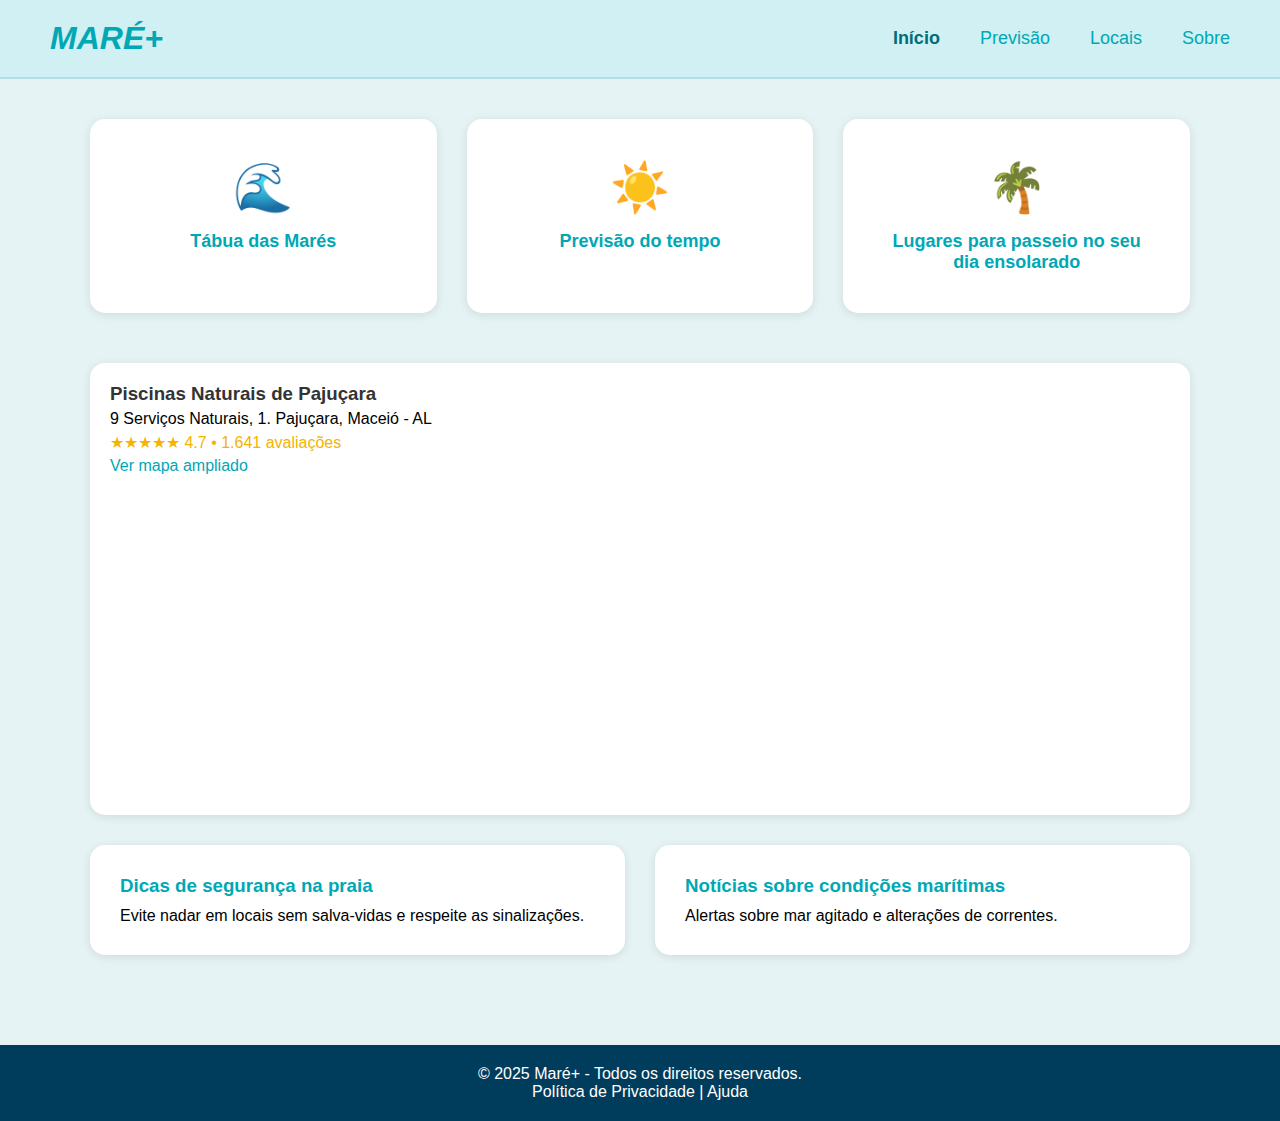
<file: index.html>
<!DOCTYPE html>
<html lang="pt-br">
<head>
    <meta charset="UTF-8">
    <meta name="viewport" content="width=device-width, initial-scale=1.0">
    <title>Maré+ - Informações sobre Maceió</title>
    <link rel="stylesheet" href="styles.css">
</head>
<body>
    <header>
        <h1 class="logo">MARÉ+</h1>
        <nav>
            <ul>
                <li><a href="index.html" class="active">Início</a></li>
                <li><a href="previsao.html">Previsão</a></li>
                <li><a href="locais.html">Locais</a></li>
                <li><a href="sobre.html">Sobre</a></li>
            </ul>
        </nav>
    </header>

    <main class="home-container">
        <div class="card-grid">
            <a href="tabua-mares.html" class="card">
                <div class="card-icon">🌊</div>
                <h3>Tábua das Marés</h3>
            </a>
            
            <a href="previsao.html" class="card">
                <div class="card-icon">☀️</div>
                <h3>Previsão do tempo</h3>
            </a>
            
            <a href="locais.html" class="card">
                <div class="card-icon">🌴</div>
                <h3>Lugares para passeio no seu dia ensolarado</h3>
            </a>
        </div>

        <div class="map-section">
            <div class="map-header">
                <h3>Piscinas Naturais de Pajuçara</h3>
                <p>9 Serviços Naturais, 1. Pajuçara, Maceió - AL</p>
                <p class="rating">★★★★★ 4.7 • 1.641 avaliações</p>
                <a href="#" class="directions">Ver mapa ampliado</a>
            </div>
            
            <section class="mapa">
                <iframe src="https://www.google.com/maps/embed?pb=!1m14!1m8!1m3!1d15732.185337644214!2d-35.7095948!3d-9.6770823!3m2!1i1024!2i768!4f13.1!3m3!1m2!1s0x701453095aa794b%3A0x72187cdb34b06ed1!2sPiscinas%20Naturais%20de%20Paju%C3%A7ara!5e0!3m2!1spt-BR!2sbr!4v1749070956442!5m2!1spt-BR!2sbr" width="600" height="450" style="border:0;" allowfullscreen="" loading="lazy" referrerpolicy="no-referrer-when-downgrade"></iframe>
            </section>
        </div>

        <div class="info-section">
            <div class="info-card">
                <h3>Dicas de segurança na praia</h3>
                <p>Evite nadar em locais sem salva-vidas e respeite as sinalizações.</p>
            </div>
            
            <div class="info-card">
                <h3>Notícias sobre condições marítimas</h3>
                <p>Alertas sobre mar agitado e alterações de correntes.</p>
            </div>
        </div>
    </main>

    <footer>
        <p>© 2025 Maré+ - Todos os direitos reservados.</p>
        <p><a href="#">Política de Privacidade</a> | <a href="#">Ajuda</a></p>
    </footer>

    <script src="js/main.js"></script>
    <script src="js/map.js"></script>
</body>
</html>
</file>
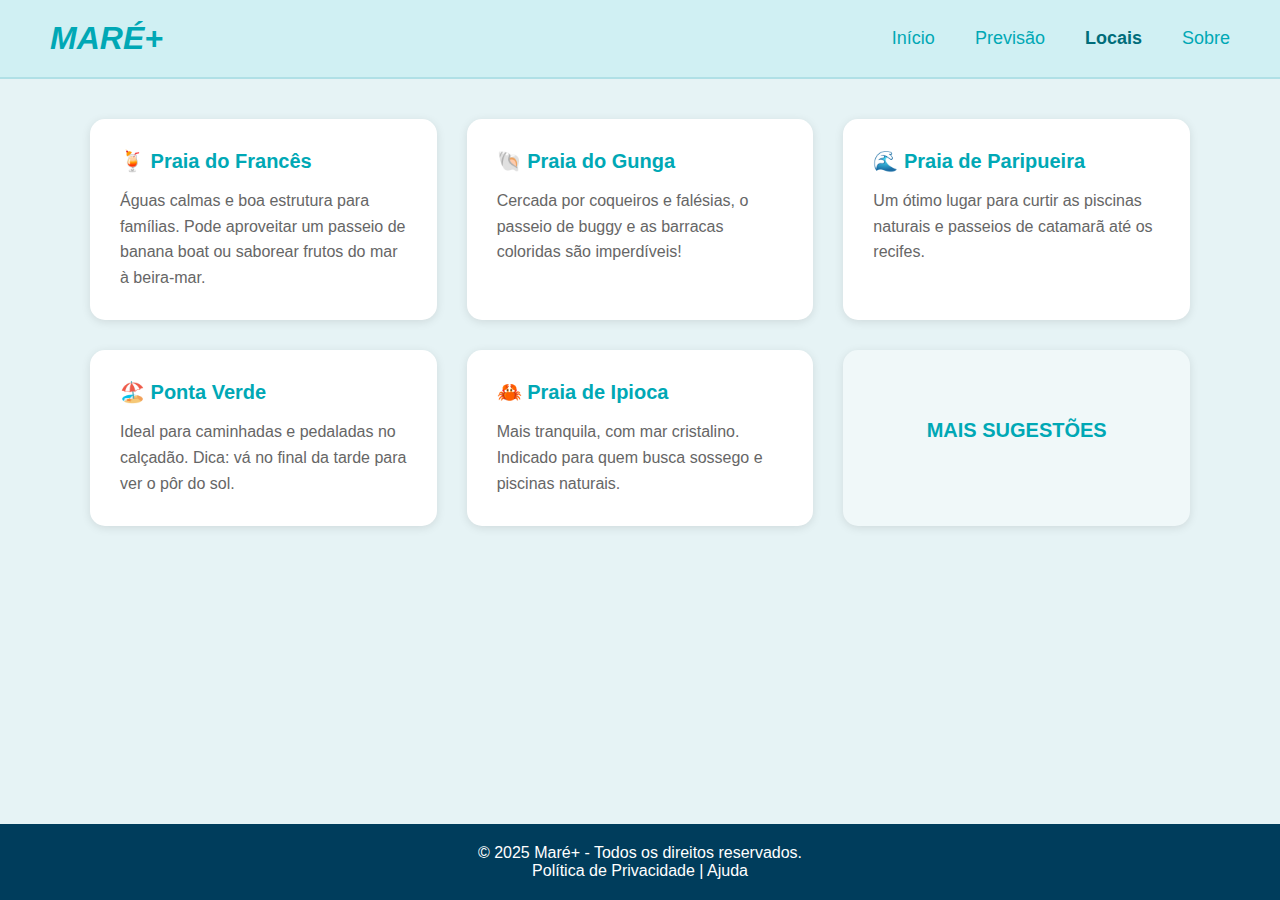
<file: locais.html>
<!DOCTYPE html>
<html lang="pt-br">
<head>
    <meta charset="UTF-8">
    <meta name="viewport" content="width=device-width, initial-scale=1.0">
    <title>Passeios Sugeridos - Maré+</title>
    <link rel="stylesheet" href="styles.css">
</head>
<body>
    <header>
        <h1 class="logo">MARÉ+</h1>
        <nav>
            <ul>
                <li><a href="index.html" class="active">Início</a></li>
                <li><a href="previsao.html">Previsão</a></li>
                <li><a href="locais.html">Locais</a></li>
                <li><a href="sobre.html">Sobre</a></li>
            </ul>
        </nav>
    </header>

    <main class="locations-container">
        <div class="locations-grid">
            <div class="location-card">
                <h3>🍹 Praia do Francês</h3>
                <p>Águas calmas e boa estrutura para famílias. Pode aproveitar um passeio de banana boat ou saborear frutos do mar à beira-mar.</p>
            </div>

            <div class="location-card">
                <h3>🐚 Praia do Gunga</h3>
                <p>Cercada por coqueiros e falésias, o passeio de buggy e as barracas coloridas são imperdíveis!</p>
            </div>

            <div class="location-card">
                <h3>🌊 Praia de Paripueira</h3>
                <p>Um ótimo lugar para curtir as piscinas naturais e passeios de catamarã até os recifes.</p>
            </div>

            <div class="location-card">
                <h3>🏖️ Ponta Verde</h3>
                <p>Ideal para caminhadas e pedaladas no calçadão. Dica: vá no final da tarde para ver o pôr do sol.</p>
            </div>

            <div class="location-card">
                <h3>🦀 Praia de Ipioca</h3>
                <p>Mais tranquila, com mar cristalino. Indicado para quem busca sossego e piscinas naturais.</p>
            </div>

            <div class="location-card more-suggestions">
                <h3>MAIS SUGESTÕES</h3>
            </div>
        </div>
    </main>

    <footer>
        <p>© 2025 Maré+ - Todos os direitos reservados.</p>
        <p><a href="#">Política de Privacidade</a> | <a href="#">Ajuda</a></p>
    </footer>
    <script src="js/main.js"></script>
</body>
</html>
</file>
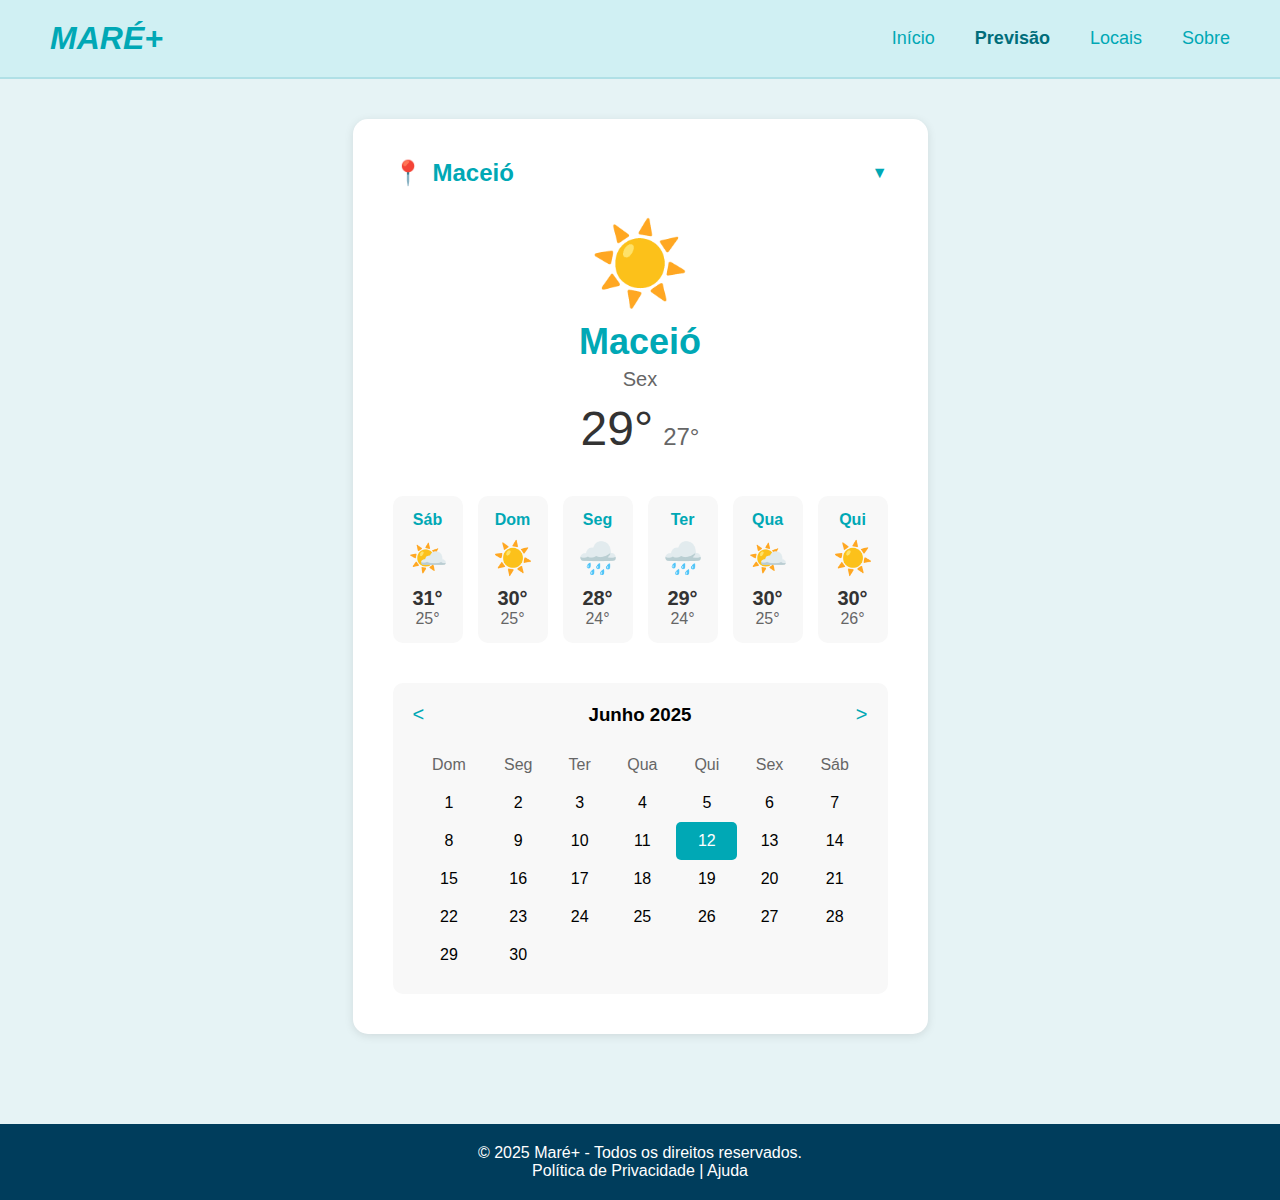
<file: previsao.html>
<!DOCTYPE html>
<html lang="pt-br">
<head>
    <meta charset="UTF-8">
    <meta name="viewport" content="width=device-width, initial-scale=1.0">
    <title>Previsão do Tempo - Maré+</title>
    <link rel="stylesheet" href="styles.css">
</head>
<body>
    <header>
        <h1 class="logo">MARÉ+</h1>
        <nav>
            <ul>
                <li><a href="index.html" class="active">Início</a></li>
                <li><a href="previsao.html">Previsão</a></li>
                <li><a href="locais.html">Locais</a></li>
                <li><a href="sobre.html">Sobre</a></li>
            </ul>
        </nav>
    </header>

    <main class="weather-container">
        <div class="weather-content">
            <div class="location-selector">
                <span class="location-icon">📍</span>
                <h2>Maceió</h2>
                <span class="dropdown-arrow">▼</span>
            </div>

            <div class="current-weather">
                <div class="weather-icon">☀️</div>
                <h1 class="city-name">Maceió</h1>
                <p class="day">Sex</p>
                <div class="temperature">
                    <span class="temp-main">29°</span>
                    <span class="temp-range">27°</span>
                </div>
            </div>

            <div class="weekly-forecast">
                <div class="day-forecast">
                    <h4>Sáb</h4>
                    <div class="weather-small">🌤️</div>
                    <p class="temp-high">31°</p>
                    <p class="temp-low">25°</p>
                </div>
                <div class="day-forecast">
                    <h4>Dom</h4>
                    <div class="weather-small">☀️</div>
                    <p class="temp-high">30°</p>
                    <p class="temp-low">25°</p>
                </div>
                <div class="day-forecast">
                    <h4>Seg</h4>
                    <div class="weather-small">🌧️</div>
                    <p class="temp-high">28°</p>
                    <p class="temp-low">24°</p>
                </div>
                <div class="day-forecast">
                    <h4>Ter</h4>
                    <div class="weather-small">🌧️</div>
                    <p class="temp-high">29°</p>
                    <p class="temp-low">24°</p>
                </div>
                <div class="day-forecast">
                    <h4>Qua</h4>
                    <div class="weather-small">🌤️</div>
                    <p class="temp-high">30°</p>
                    <p class="temp-low">25°</p>
                </div>
                <div class="day-forecast">
                    <h4>Qui</h4>
                    <div class="weather-small">☀️</div>
                    <p class="temp-high">30°</p>
                    <p class="temp-low">26°</p>
                </div>
            </div>

            <div class="calendar-weather">
                <div class="calendar-header">
                    <button class="nav-btn">&lt;</button>
                    <h3>Junho 2025</h3>
                    <button class="nav-btn">&gt;</button>
                </div>
                <table class="calendar">
                    <thead>
                        <tr>
                            <th>Dom</th>
                            <th>Seg</th>
                            <th>Ter</th>
                            <th>Qua</th>
                            <th>Qui</th>
                            <th>Sex</th>
                            <th>Sáb</th>
                        </tr>
                    </thead>
                    <tbody>
                        <tr>
                            <td>1</td>
                            <td>2</td>
                            <td>3</td>
                            <td>4</td>
                            <td>5</td>
                            <td>6</td>
                            <td>7</td>
                        </tr>
                        <tr>
                            <td>8</td>
                            <td>9</td>
                            <td>10</td>
                            <td>11</td>
                            <td class="selected">12</td>
                            <td>13</td>
                            <td>14</td>
                        </tr>
                        <tr>
                            <td>15</td>
                            <td>16</td>
                            <td>17</td>
                            <td>18</td>
                            <td>19</td>
                            <td>20</td>
                            <td>21</td>
                        </tr>
                        <tr>
                            <td>22</td>
                            <td>23</td>
                            <td>24</td>
                            <td>25</td>
                            <td>26</td>
                            <td>27</td>
                            <td>28</td>
                        </tr>
                        <tr>
                            <td>29</td>
                            <td>30</td>
                            <td></td>
                            <td></td>
                            <td></td>
                            <td></td>
                            <td></td>
                        </tr>
                    </tbody>
                </table>
            </div>
        </div>
    </main>

    <footer>
        <p>© 2025 Maré+ - Todos os direitos reservados.</p>
        <p><a href="#">Política de Privacidade</a> | <a href="#">Ajuda</a></p>
    </footer>
    <script src="js/main.js"></script>
    <script src="js/weather.js"></script>
</body>
</html>
</file>
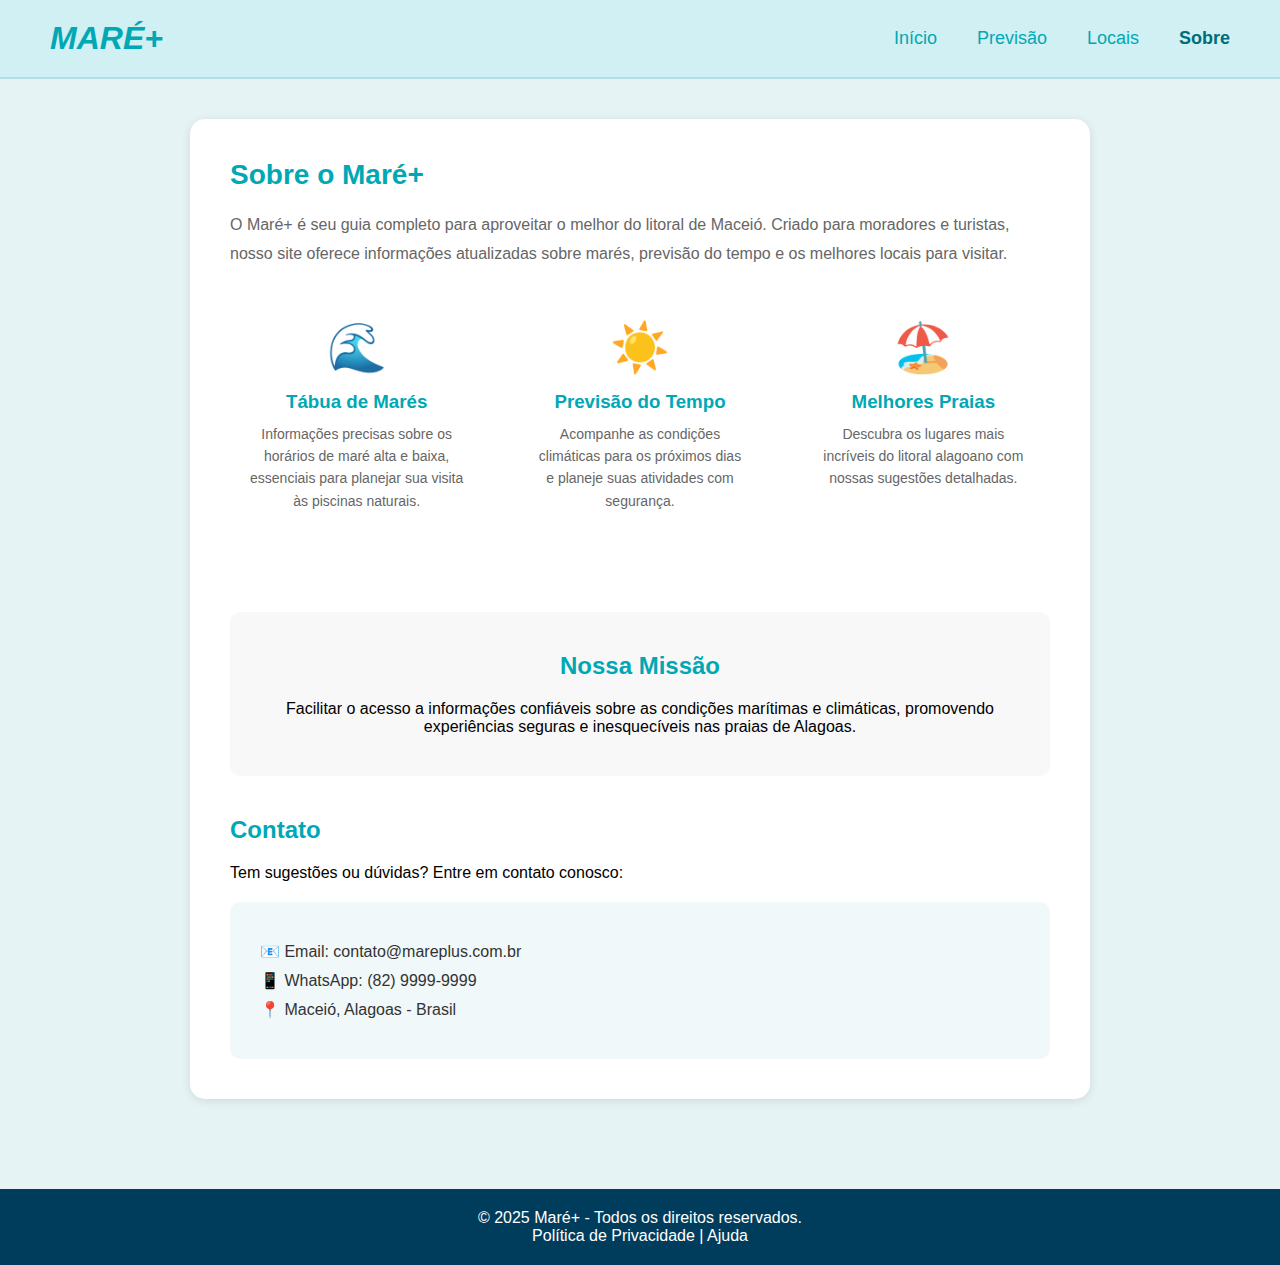
<file: sobre.html>
<!DOCTYPE html>
<html lang="pt-br">
<head>
    <meta charset="UTF-8">
    <meta name="viewport" content="width=device-width, initial-scale=1.0">
    <title>Sobre - Maré+</title>
    <link rel="stylesheet" href="styles.css">
</head>
<body>
    <header>
        <h1 class="logo">MARÉ+</h1>
        <nav>
            <ul>
                <li><a href="index.html" class="active">Início</a></li>
                <li><a href="previsao.html">Previsão</a></li>
                <li><a href="locais.html">Locais</a></li>
                <li><a href="sobre.html">Sobre</a></li>
            </ul>
        </nav>
    </header>

    <main class="about-container">
        <div class="about-content">
            <section class="about-section">
                <h2>Sobre o Maré+</h2>
                <p>O Maré+ é seu guia completo para aproveitar o melhor do litoral de Maceió. Criado para moradores e turistas, nosso site oferece informações atualizadas sobre marés, previsão do tempo e os melhores locais para visitar.</p>
                
                <div class="features-grid">
                    <div class="feature-card">
                        <div class="feature-icon">🌊</div>
                        <h3>Tábua de Marés</h3>
                        <p>Informações precisas sobre os horários de maré alta e baixa, essenciais para planejar sua visita às piscinas naturais.</p>
                    </div>
                    
                    <div class="feature-card">
                        <div class="feature-icon">☀️</div>
                        <h3>Previsão do Tempo</h3>
                        <p>Acompanhe as condições climáticas para os próximos dias e planeje suas atividades com segurança.</p>
                    </div>
                    
                    <div class="feature-card">
                        <div class="feature-icon">🏖️</div>
                        <h3>Melhores Praias</h3>
                        <p>Descubra os lugares mais incríveis do litoral alagoano com nossas sugestões detalhadas.</p>
                    </div>
                </div>
            </section>
            
            <section class="mission-section">
                <h2>Nossa Missão</h2>
                <p>Facilitar o acesso a informações confiáveis sobre as condições marítimas e climáticas, promovendo experiências seguras e inesquecíveis nas praias de Alagoas.</p>
            </section>
            
            <section class="contact-section">
                <h2>Contato</h2>
                <p>Tem sugestões ou dúvidas? Entre em contato conosco:</p>
                <div class="contact-info">
                    <p>📧 Email: contato@mareplus.com.br</p>
                    <p>📱 WhatsApp: (82) 9999-9999</p>
                    <p>📍 Maceió, Alagoas - Brasil</p>
                </div>
            </section>
        </div>
    </main>

    <footer>
        <p>© 2025 Maré+ - Todos os direitos reservados.</p>
        <p><a href="#">Política de Privacidade</a> | <a href="#">Ajuda</a></p>
    </footer>

    <script src="js/main.js"></script>
</body>
</html>
</file>
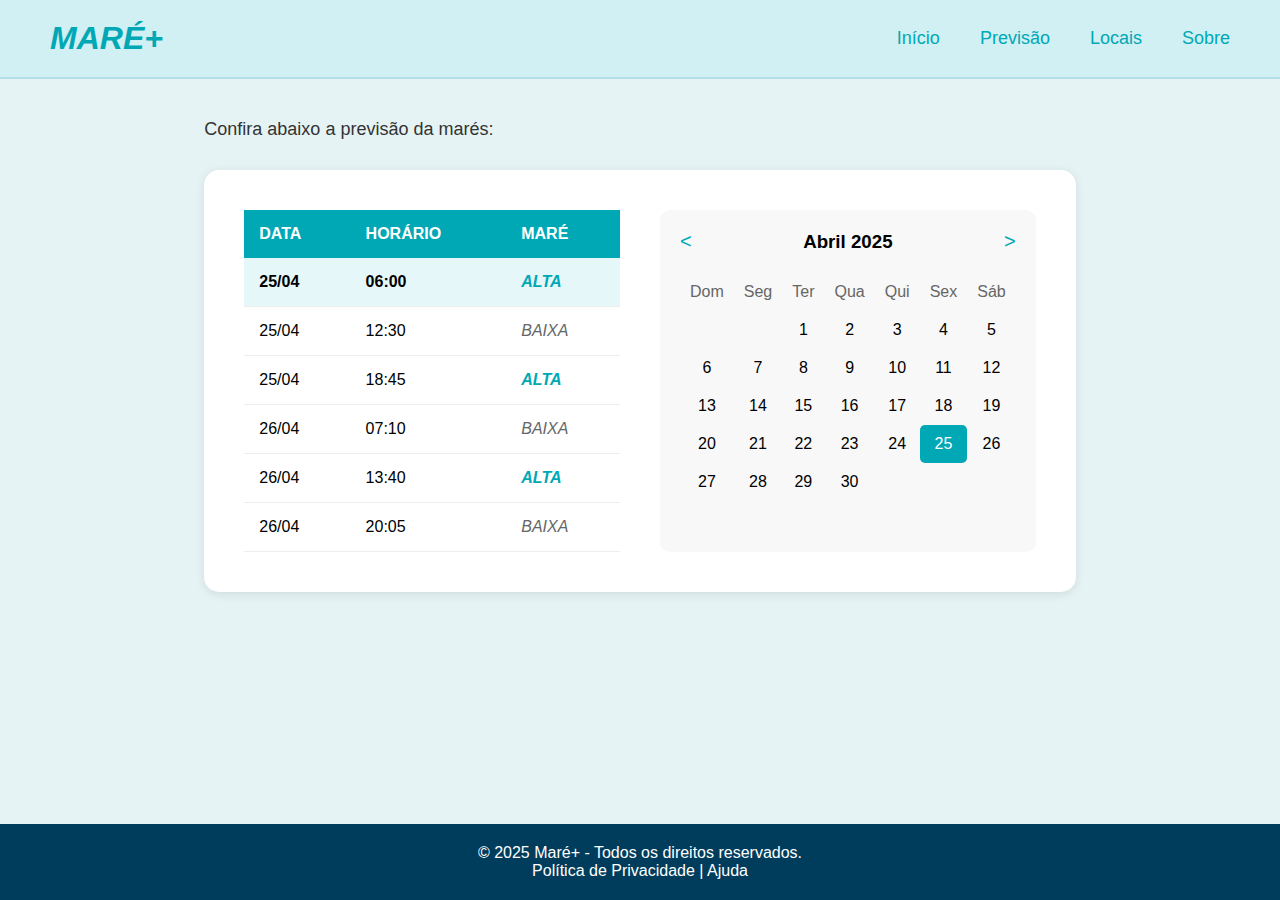
<file: tabua-mares.html>
<!DOCTYPE html>
<html lang="pt-br">
<head>
    <meta charset="UTF-8">
    <meta name="viewport" content="width=device-width, initial-scale=1.0">
    <title>Tábua das Marés - Maré+</title>
    <link rel="stylesheet" href="styles.css">
</head>
<body>
    <header>
        <h1 class="logo">MARÉ+</h1>
        <nav>
            <ul>
                <li><a href="index.html" class="active">Início</a></li>
                <li><a href="previsao.html">Previsão</a></li>
                <li><a href="locais.html">Locais</a></li>
                <li><a href="sobre.html">Sobre</a></li>
            </ul>
        </nav>
    </header>

    <main class="tide-container">
        <p class="subtitle">Confira abaixo a previsão da marés:</p>
        
        <div class="tide-content">
            <table class="tide-table">
                <thead>
                    <tr>
                        <th>DATA</th>
                        <th>HORÁRIO</th>
                        <th>MARÉ</th>
                    </tr>
                </thead>
                <tbody>
                    <tr>
                        <td>25/04</td>
                        <td>06:00</td>
                        <td class="high-tide">ALTA</td>
                    </tr>
                    <tr>
                        <td>25/04</td>
                        <td>12:30</td>
                        <td class="low-tide">BAIXA</td>
                    </tr>
                    <tr>
                        <td>25/04</td>
                        <td>18:45</td>
                        <td class="high-tide">ALTA</td>
                    </tr>
                    <tr>
                        <td>26/04</td>
                        <td>07:10</td>
                        <td class="low-tide">BAIXA</td>
                    </tr>
                    <tr>
                        <td>26/04</td>
                        <td>13:40</td>
                        <td class="high-tide">ALTA</td>
                    </tr>
                    <tr>
                        <td>26/04</td>
                        <td>20:05</td>
                        <td class="low-tide">BAIXA</td>
                    </tr>
                </tbody>
            </table>

            <div class="calendar-container">
                <div class="calendar-header">
                    <button class="nav-btn">&lt;</button>
                    <h3>Abril 2025</h3>
                    <button class="nav-btn">&gt;</button>
                </div>
                <table class="calendar">
                    <thead>
                        <tr>
                            <th>Dom</th>
                            <th>Seg</th>
                            <th>Ter</th>
                            <th>Qua</th>
                            <th>Qui</th>
                            <th>Sex</th>
                            <th>Sáb</th>
                        </tr>
                    </thead>
                    <tbody>
                        <tr>
                            <td></td>
                            <td></td>
                            <td>1</td>
                            <td>2</td>
                            <td>3</td>
                            <td>4</td>
                            <td>5</td>
                        </tr>
                        <tr>
                            <td>6</td>
                            <td>7</td>
                            <td>8</td>
                            <td>9</td>
                            <td>10</td>
                            <td>11</td>
                            <td>12</td>
                        </tr>
                        <tr>
                            <td>13</td>
                            <td>14</td>
                            <td>15</td>
                            <td>16</td>
                            <td>17</td>
                            <td>18</td>
                            <td>19</td>
                        </tr>
                        <tr>
                            <td>20</td>
                            <td>21</td>
                            <td>22</td>
                            <td>23</td>
                            <td>24</td>
                            <td class="selected">25</td>
                            <td>26</td>
                        </tr>
                        <tr>
                            <td>27</td>
                            <td>28</td>
                            <td>29</td>
                            <td>30</td>
                            <td></td>
                            <td></td>
                            <td></td>
                        </tr>
                    </tbody>
                </table>
            </div>
        </div>
    </main>

    <footer>
        <p>© 2025 Maré+ - Todos os direitos reservados.</p>
        <p><a href="#">Política de Privacidade</a> | <a href="#">Ajuda</a></p>
    </footer>
    <script src="js/main.js"></script>
    <script src="js/tide.js"></script>
</body>
</html>
</file>
<file: styles.css>
/* Reset CSS */
* {
    margin: 0;
    padding: 0;
    box-sizing: border-box;
}

body {
    font-family: Arial, sans-serif;
    background-color: #e6f3f5;
    min-height: 100vh;
    display: flex;
    flex-direction: column;
}

/* Header */
header {
    background-color: #d0f0f3;
    padding: 20px 50px;
    display: flex;
    justify-content: space-between;
    align-items: center;
    border-bottom: 2px solid #b0e0e6;
}

.logo {
    color: #00a8b5;
    font-size: 32px;
    font-weight: bold;
    font-style: italic;
}

nav ul {
    list-style: none;
    display: flex;
    gap: 40px;
}

nav a {
    text-decoration: none;
    color: #00a8b5;
    font-size: 18px;
    transition: color 0.3s ease;
}

nav a:hover,
nav a.active {
    color: #006d7a;
    font-weight: bold;
}

/* Main Content */
main {
    flex: 1;
    padding: 40px 50px;
}

/* Home Page Styles */
.home-container {
    max-width: 1200px;
    margin: 0 auto;
}

.card-grid {
    display: grid;
    grid-template-columns: repeat(3, 1fr);
    gap: 30px;
    margin-bottom: 50px;
}

.card {
    background-color: white;
    padding: 40px;
    border-radius: 15px;
    text-align: center;
    text-decoration: none;
    color: #333;
    transition: transform 0.3s ease, box-shadow 0.3s ease;
    box-shadow: 0 2px 10px rgba(0, 0, 0, 0.1);
}

.card:hover {
    transform: translateY(-5px);
    box-shadow: 0 5px 20px rgba(0, 0, 0, 0.2);
}

.card-icon {
    font-size: 48px;
    margin-bottom: 15px;
}

.card h3 {
    color: #00a8b5;
    font-size: 18px;
}

/* Map Section */
.map-section {
    background-color: white;
    border-radius: 15px;
    padding: 20px;
    margin-bottom: 30px;
    box-shadow: 0 2px 10px rgba(0, 0, 0, 0.1);
}

.map-header {
    margin-bottom: 20px;
}

.map-header h3 {
    color: #333;
    margin-bottom: 5px;
}

.rating {
    color: #f4b400;
    margin: 5px 0;
}

.directions {
    color: #00a8b5;
    text-decoration: none;
}

.mapa {
    border-radius: 10px;
    overflow: hidden;
}

.mapa iframe {
    display: block;
    width: 100%;
    border-radius: 10px;
}

/* Info Section */
.info-section {
    display: grid;
    grid-template-columns: repeat(2, 1fr);
    gap: 30px;
}

.info-card {
    background-color: white;
    padding: 30px;
    border-radius: 15px;
    box-shadow: 0 2px 10px rgba(0, 0, 0, 0.1);
}

.info-card h3 {
    color: #00a8b5;
    margin-bottom: 10px;
}

/* Tide Table Page */
.tide-container {
    max-width: 1000px;
    margin: 0 auto;
}

.subtitle {
    font-size: 18px;
    color: #333;
    margin-bottom: 30px;
}

.tide-content {
    display: grid;
    grid-template-columns: 1fr 1fr;
    gap: 40px;
    background-color: white;
    padding: 40px;
    border-radius: 15px;
    box-shadow: 0 2px 10px rgba(0, 0, 0, 0.1);
}

.tide-table {
    width: 100%;
    border-collapse: collapse;
}

.tide-table th {
    background-color: #00a8b5;
    color: white;
    padding: 15px;
    text-align: left;
}

.tide-table td {
    padding: 15px;
    border-bottom: 1px solid #eee;
}

.high-tide {
    color: #00a8b5;
    font-weight: bold;
    font-style: italic;
}

.low-tide {
    color: #666;
    font-style: italic;
}

/* Calendar */
.calendar-container {
    background-color: #f8f8f8;
    padding: 20px;
    border-radius: 10px;
}

.calendar-header {
    display: flex;
    justify-content: space-between;
    align-items: center;
    margin-bottom: 20px;
}

.nav-btn {
    background: none;
    border: none;
    font-size: 20px;
    color: #00a8b5;
    cursor: pointer;
}

.calendar {
    width: 100%;
    border-collapse: collapse;
}

.calendar th {
    padding: 10px;
    text-align: center;
    color: #666;
    font-weight: normal;
}

.calendar td {
    padding: 10px;
    text-align: center;
    cursor: pointer;
}

.calendar td.selected {
    background-color: #00a8b5;
    color: white;
    border-radius: 5px;
}

/* Locations Page */
.locations-container {
    max-width: 1200px;
    margin: 0 auto;
}

.locations-grid {
    display: grid;
    grid-template-columns: repeat(3, 1fr);
    gap: 30px;
}

.location-card {
    background-color: white;
    padding: 30px;
    border-radius: 15px;
    box-shadow: 0 2px 10px rgba(0, 0, 0, 0.1);
}

.location-card h3 {
    color: #00a8b5;
    margin-bottom: 15px;
    font-size: 20px;
}

.location-card p {
    color: #666;
    line-height: 1.6;
}

.more-suggestions {
    background-color: #f0f8f9;
    display: flex;
    align-items: center;
    justify-content: center;
    cursor: pointer;
    transition: background-color 0.3s ease;
}

.more-suggestions:hover {
    background-color: #e0f0f2;
}

/* Weather Page */
.weather-container {
    max-width: 800px;
    margin: 0 auto;
}

.weather-content {
    background-color: white;
    padding: 40px;
    border-radius: 15px;
    box-shadow: 0 2px 10px rgba(0, 0, 0, 0.1);
}

.location-selector {
    display: flex;
    align-items: center;
    gap: 10px;
    margin-bottom: 30px;
    cursor: pointer;
}

.location-icon {
    font-size: 24px;
}

.location-selector h2 {
    color: #00a8b5;
}

.dropdown-arrow {
    margin-left: auto;
    color: #00a8b5;
}

.current-weather {
    text-align: center;
    margin-bottom: 40px;
}

.weather-icon {
    font-size: 80px;
    margin-bottom: 10px;
}

.city-name {
    color: #00a8b5;
    font-size: 36px;
    margin-bottom: 5px;
}

.day {
    color: #666;
    font-size: 20px;
    margin-bottom: 10px;
}

.temperature {
    display: flex;
    justify-content: center;
    align-items: baseline;
    gap: 10px;
}

.temp-main {
    font-size: 48px;
    color: #333;
}

.temp-range {
    font-size: 24px;
    color: #666;
}

.weekly-forecast {
    display: grid;
    grid-template-columns: repeat(6, 1fr);
    gap: 15px;
    margin-bottom: 40px;
}

.day-forecast {
    text-align: center;
    padding: 15px;
    background-color: #f8f8f8;
    border-radius: 10px;
}

.day-forecast h4 {
    color: #00a8b5;
    margin-bottom: 10px;
}

.weather-small {
    font-size: 32px;
    margin: 10px 0;
}

.temp-high {
    color: #333;
    font-size: 20px;
    font-weight: bold;
}

.temp-low {
    color: #666;
    font-size: 16px;
}

.calendar-weather {
    background-color: #f8f8f8;
    padding: 20px;
    border-radius: 10px;
}

/* About Page */
.about-container {
    max-width: 1000px;
    margin: 0 auto;
}

.about-content {
    background-color: white;
    padding: 40px;
    border-radius: 15px;
    box-shadow: 0 2px 10px rgba(0, 0, 0, 0.1);
}

.about-section {
    margin-bottom: 50px;
}

.about-section h2 {
    color: #00a8b5;
    font-size: 28px;
    margin-bottom: 20px;
}

.about-section p {
    color: #666;
    line-height: 1.8;
    font-size: 16px;
    margin-bottom: 30px;
}

.features-grid {
    display: grid;
    grid-template-columns: repeat(3, 1fr);
    gap: 30px;
    margin-top: 30px;
}

.feature-card {
    text-align: center;
    padding: 20px;
}

.feature-icon {
    font-size: 48px;
    margin-bottom: 15px;
}

.feature-card h3 {
    color: #00a8b5;
    margin-bottom: 10px;
}

.feature-card p {
    color: #666;
    font-size: 14px;
    line-height: 1.6;
}

.mission-section {
    text-align: center;
    padding: 40px;
    background-color: #f8f8f8;
    border-radius: 10px;
    margin-bottom: 40px;
}

.mission-section h2 {
    color: #00a8b5;
    margin-bottom: 20px;
}

.contact-section h2 {
    color: #00a8b5;
    margin-bottom: 20px;
}

.contact-info {
    background-color: #f0f8f9;
    padding: 30px;
    border-radius: 10px;
    margin-top: 20px;
}

.contact-info p {
    margin: 10px 0;
    color: #333;
}

/* Footer */
footer {
    background-color: #003d5c;
    color: white;
    text-align: center;
    padding: 20px;
    margin-top: 50px;
}

footer a {
    color: white;
    text-decoration: none;
}

footer a:hover {
    text-decoration: underline;
}

/* Responsive Design */
@media (max-width: 768px) {
    header {
        flex-direction: column;
        gap: 20px;
        padding: 20px;
    }
    
    nav ul {
        flex-wrap: wrap;
        justify-content: center;
        gap: 15px;
    }
    
    nav a {
        padding: 5px 10px;
        border-radius: 5px;
        transition: background-color 0.3s ease;
    }
    
    nav a:hover,
    nav a.active {
        background-color: #00a8b5;
        color: white;
    }
    
    .card-grid,
    .locations-grid,
    .features-grid {
        grid-template-columns: 1fr;
    }
    
    .tide-content {
        grid-template-columns: 1fr;
    }
    
    .weekly-forecast {
        grid-template-columns: repeat(3, 1fr);
    }
    
    .info-section {
        grid-template-columns: 1fr;
    }
    
    .logo {
        font-size: 24px;
    }
    
    main {
        padding: 20px;
    }
}
</file>
